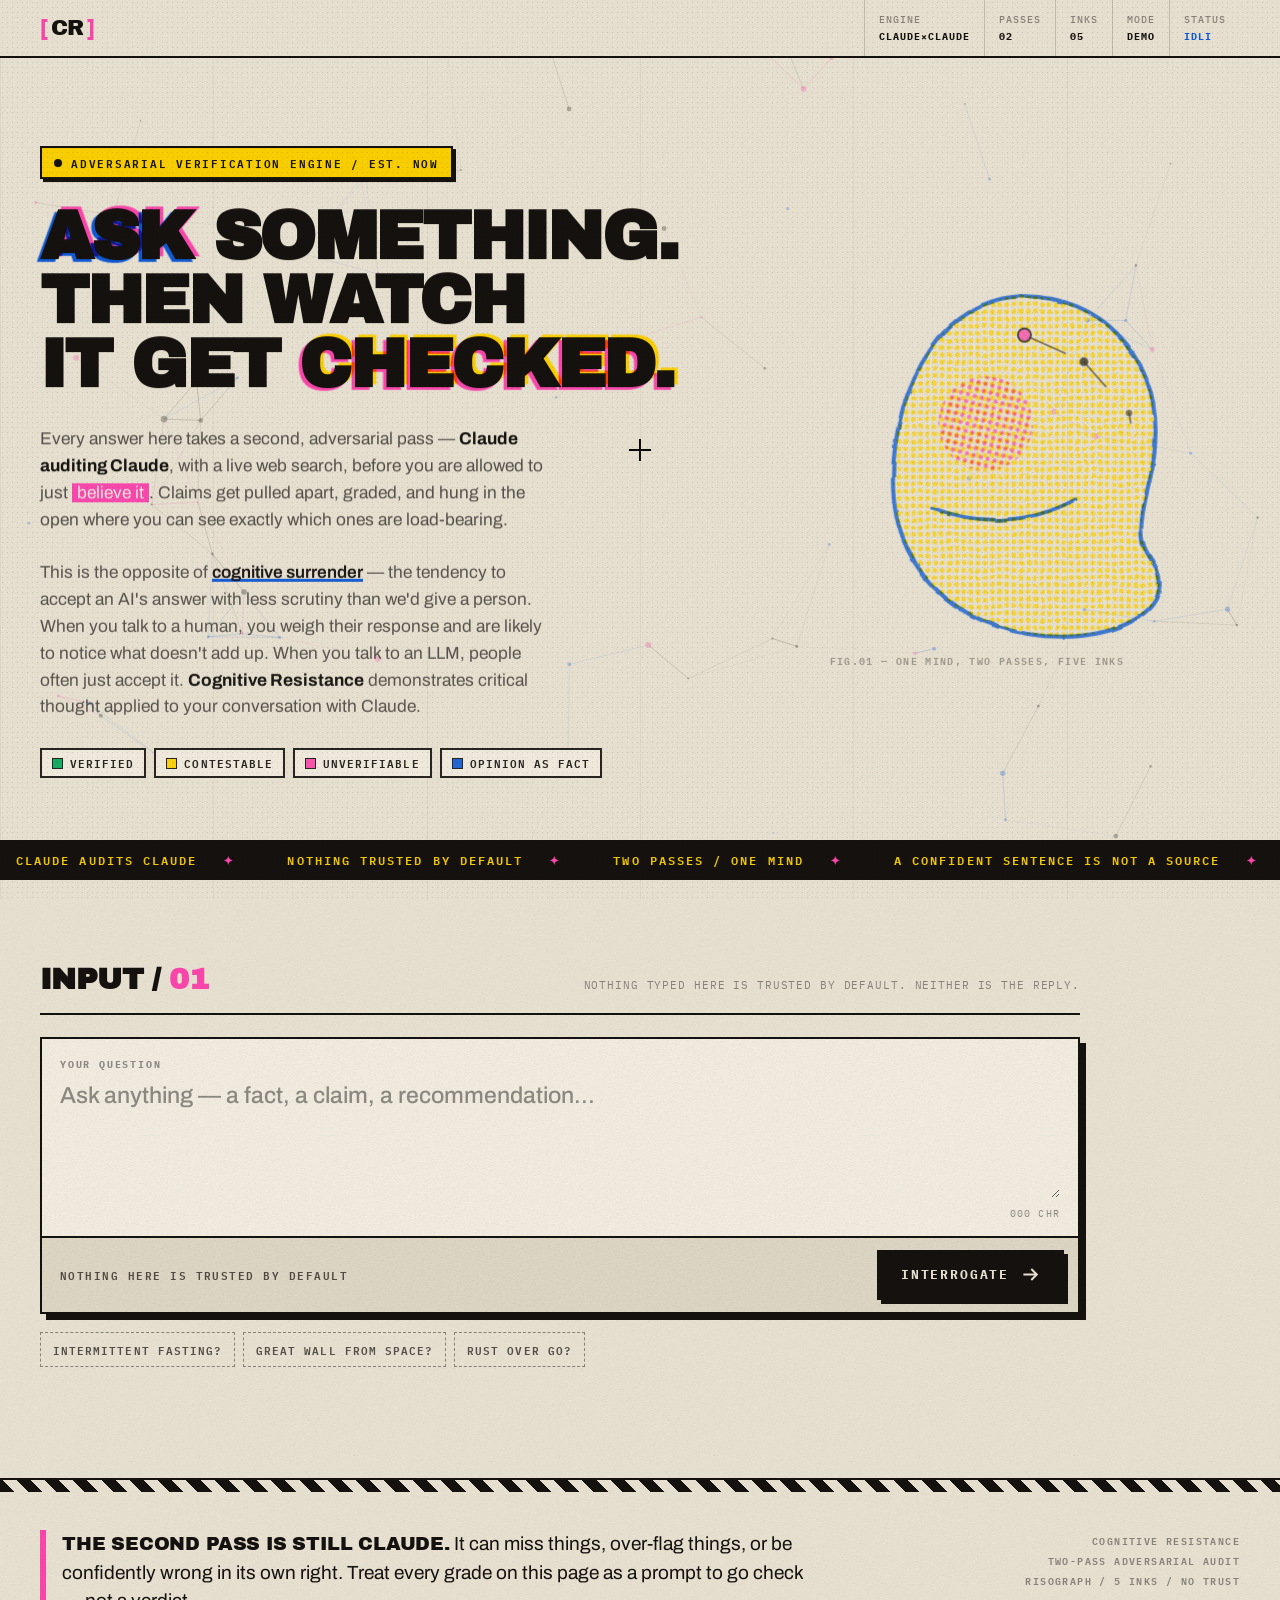
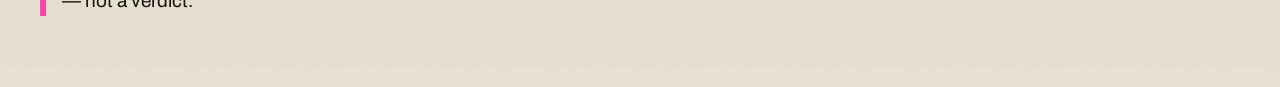
<file: index.html>
<!DOCTYPE html>
<html lang="en">
<head>
<meta charset="UTF-8">
<meta http-equiv="refresh" content="0; url=cognitive-resistance.html">
<title>Cognitive Resistance</title>
</head>
<body>
<p><a href="cognitive-resistance.html">Cognitive Resistance →</a></p>
</body>
</html>
</file>
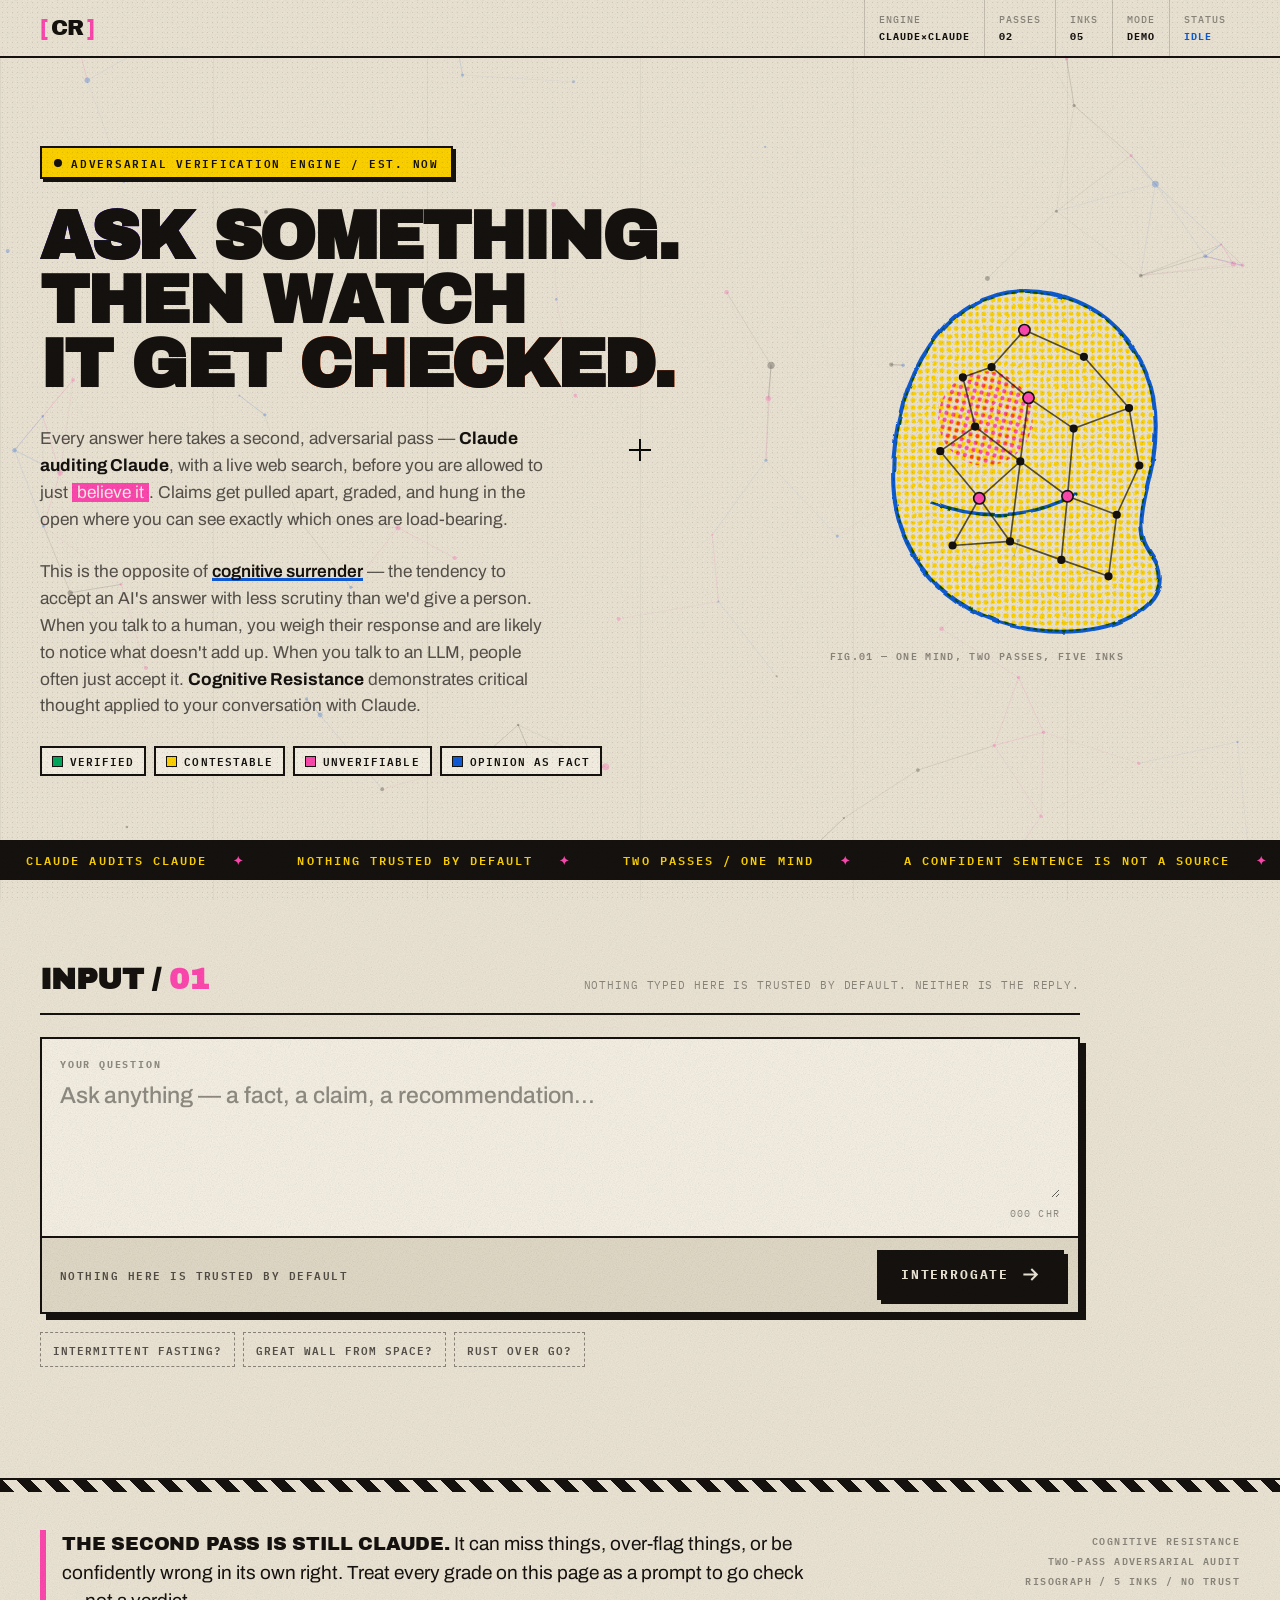
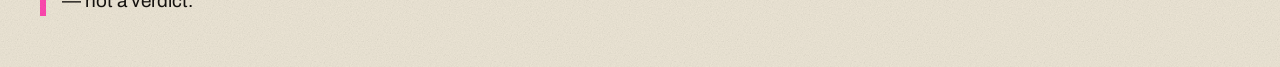
<file: cognitive-resistance.html>
<!DOCTYPE html>
<html lang="en" data-phase="idle">
<head>
<meta charset="UTF-8">
<meta name="viewport" content="width=device-width, initial-scale=1.0">
<title>Cognitive Resistance — Adversarial Verification Engine</title>
<meta name="description" content="Every answer gets a second, adversarial pass. Claude auditing Claude, with a web search, before you're allowed to just believe it.">
<link rel="preconnect" href="https://fonts.googleapis.com">
<link rel="preconnect" href="https://fonts.gstatic.com" crossorigin>
<link href="https://fonts.googleapis.com/css2?family=Archivo+Black&family=Archivo:wght@400;500;600;700&family=IBM+Plex+Mono:wght@400;500;600;700&display=swap" rel="stylesheet">
<link rel="stylesheet" href="style.css">
</head>
<body>

<!-- ══════════ PRINT ARTEFACT LAYERS ══════════ -->
<div class="paper-grain" aria-hidden="true"></div>
<div class="paper-halftone" aria-hidden="true"></div>
<canvas id="lattice" class="lattice" aria-hidden="true"></canvas>
<div class="reticle" id="reticle" aria-hidden="true"><i></i><i></i></div>

<!-- ══════════ RISOGRAPH SVG DEFS (inks, halftones, misregistration) ══════════ -->
<svg class="riso-defs" aria-hidden="true" focusable="false">
  <defs>
    <!-- halftone screens, one per ink, each rotated to its own screen angle like real 4-colour separation -->
    <pattern id="ht-pink" width="7" height="7" patternUnits="userSpaceOnUse" patternTransform="rotate(15)">
      <circle cx="3.5" cy="3.5" r="2.1" fill="#FF48B0"/>
    </pattern>
    <pattern id="ht-blue" width="7" height="7" patternUnits="userSpaceOnUse" patternTransform="rotate(75)">
      <circle cx="3.5" cy="3.5" r="2.1" fill="#0F5BD9"/>
    </pattern>
    <pattern id="ht-yellow" width="7" height="7" patternUnits="userSpaceOnUse" patternTransform="rotate(0)">
      <circle cx="3.5" cy="3.5" r="2.3" fill="#FFD400"/>
    </pattern>
    <pattern id="ht-green" width="7" height="7" patternUnits="userSpaceOnUse" patternTransform="rotate(45)">
      <circle cx="3.5" cy="3.5" r="2.1" fill="#00A95C"/>
    </pattern>
    <pattern id="ht-ink" width="6" height="6" patternUnits="userSpaceOnUse" patternTransform="rotate(45)">
      <circle cx="3" cy="3" r="1.7" fill="#14110E"/>
    </pattern>
    <pattern id="ht-sparse" width="10" height="10" patternUnits="userSpaceOnUse" patternTransform="rotate(30)">
      <circle cx="5" cy="5" r="1.5" fill="#14110E" opacity=".55"/>
    </pattern>

    <!-- rough, ink-bled edges: the signature riso "the drum wobbled" look -->
    <filter id="riso-rough" x="-12%" y="-12%" width="124%" height="124%">
      <feTurbulence type="fractalNoise" baseFrequency="0.045" numOctaves="3" seed="7" result="n"/>
      <feDisplacementMap in="SourceGraphic" in2="n" scale="3.2" xChannelSelector="R" yChannelSelector="G"/>
    </filter>
    <filter id="riso-rough-soft" x="-12%" y="-12%" width="124%" height="124%">
      <feTurbulence type="fractalNoise" baseFrequency="0.08" numOctaves="2" seed="3" result="n"/>
      <feDisplacementMap in="SourceGraphic" in2="n" scale="1.6" xChannelSelector="R" yChannelSelector="G"/>
    </filter>
    <!-- ink spread / soft overprint bloom -->
    <filter id="ink-spread" x="-30%" y="-30%" width="160%" height="160%">
      <feGaussianBlur stdDeviation="2.4" result="b"/>
      <feComponentTransfer in="b"><feFuncA type="linear" slope="1.9" intercept="-0.12"/></feComponentTransfer>
    </filter>
    <!-- paper fibre noise used by the hero plate -->
    <filter id="paper-noise">
      <feTurbulence type="fractalNoise" baseFrequency="0.9" numOctaves="4" stitchTiles="stitch"/>
      <feColorMatrix type="saturate" values="0"/>
    </filter>

    <!-- node glyph: a printed cognition cell -->
    <symbol id="glyph-cell" viewBox="0 0 24 24">
      <circle cx="12" cy="12" r="10" fill="none" stroke="currentColor" stroke-width="2"/>
      <circle cx="12" cy="12" r="3.4" fill="currentColor"/>
    </symbol>
  </defs>
</svg>

<!-- ══════════ MASTHEAD ══════════ -->
<header class="masthead" id="masthead">
  <a class="mark" href="#console">
    <span class="mark-brk">[</span><span class="mark-id">CR</span><span class="mark-brk">]</span>
  </a>
  <nav class="spec" aria-label="System specification">
    <span class="spec-cell"><b>ENGINE</b><i>CLAUDE×CLAUDE</i></span>
    <span class="spec-cell"><b>PASSES</b><i>02</i></span>
    <span class="spec-cell"><b>INKS</b><i>05</i></span>
    <span class="spec-cell" id="specMode"><b>MODE</b><i data-scramble>DEMO</i></span>
    <span class="spec-cell status" id="specStatus"><b>STATUS</b><i data-scramble>IDLE</i></span>
  </nav>
</header>

<main>

  <!-- ══════════ HERO ══════════ -->
  <section class="hero" id="hero">
    <div class="hero-copy">
      <p class="kicker" data-reveal><span class="dot"></span>ADVERSARIAL VERIFICATION ENGINE / EST. NOW</p>

      <h1 class="display" data-reveal>
        <span class="line"><span class="misreg" data-text="ASK">ASK</span> SOMETHING.</span>
        <span class="line">THEN WATCH</span>
        <span class="line">IT GET <span class="misreg hot" data-text="CHECKED.">CHECKED.</span></span>
      </h1>

      <p class="lede" data-reveal>
        Every answer here takes a second, adversarial pass —
        <b>Claude auditing Claude</b>, with a live web search, before you are allowed to
        just <em>believe it</em>. Claims get pulled apart, graded, and hung in the open
        where you can see exactly which ones are load-bearing.
      </p>

      <p class="lede" data-reveal>
        This is the opposite of <a href="https://papers.ssrn.com/sol3/papers.cfm?abstract_id=6097646" target="_blank" rel="noopener">cognitive surrender</a> —
        the tendency to accept an AI's answer with less scrutiny than we'd give a person.
        When you talk to a human, you weigh their response and are likely to notice
        what doesn't add up. When you talk to an LLM, people often just accept it.
        <b>Cognitive Resistance</b> demonstrates critical thought applied to your
        conversation with Claude.
      </p>

      <ul class="tier-key" data-reveal>
        <li class="k-verified"><span></span>VERIFIED</li>
        <li class="k-contestable"><span></span>CONTESTABLE</li>
        <li class="k-unverifiable"><span></span>UNVERIFIABLE</li>
        <li class="k-opinion"><span></span>OPINION AS FACT</li>
      </ul>
    </div>

    <!-- risograph hero plate: 3 misregistered ink separations of one cognition head -->
    <figure class="hero-plate" data-reveal aria-label="Risograph print of a head rendered as a node network">
      <svg viewBox="0 0 420 420" class="plate-svg">
        <g class="plate-ink plate-yellow" filter="url(#riso-rough)">
          <path d="M210 44c74 0 128 56 128 132 0 44-14 66-14 96 0 26 18 30 18 52 0 30-42 52-96 52-84 0-164-52-164-152S136 44 210 44Z" fill="url(#ht-yellow)"/>
        </g>
        <g class="plate-ink plate-blue" filter="url(#riso-rough)">
          <path d="M210 44c74 0 128 56 128 132 0 44-14 66-14 96 0 26 18 30 18 52 0 30-42 52-96 52-84 0-164-52-164-152S136 44 210 44Z" fill="none" stroke="#0F5BD9" stroke-width="4"/>
          <path d="M120 250c46 18 96 16 140-8" fill="none" stroke="#0F5BD9" stroke-width="3.5" stroke-linecap="round"/>
        </g>
        <g class="plate-ink plate-pink" filter="url(#riso-rough-soft)">
          <circle cx="172" cy="168" r="46" fill="url(#ht-pink)"/>
        </g>
        <!-- the cognition network, drawn on top in key ink -->
        <g class="plate-net" stroke="#14110E" fill="#14110E">
          <g class="plate-edges" stroke-width="1.6" fill="none" stroke-linecap="round"></g>
          <g class="plate-nodes"></g>
        </g>
        <text class="plate-caption" x="20" y="404">FIG.01 — ONE MIND, TWO PASSES, FIVE INKS</text>
      </svg>
    </figure>
  </section>

  <!-- ══════════ TICKER ══════════ -->
  <div class="ticker" aria-hidden="true">
    <div class="ticker-track" id="tickerTrack"></div>
  </div>

  <!-- ══════════ CONSOLE ══════════ -->
  <section class="console" id="console">
    <div class="console-head">
      <h2>INPUT / <span>01</span></h2>
      <p>Nothing typed here is trusted by default. Neither is the reply.</p>
    </div>

    <form id="askForm" class="rig" novalidate>
      <div class="rig-body">
        <label class="field-label" for="promptInput">YOUR QUESTION</label>
        <textarea id="promptInput" name="prompt" required spellcheck="false"
          placeholder="Ask anything — a fact, a claim, a recommendation…"></textarea>
        <div class="field-meter"><span id="charMeter">0</span> CHR</div>
      </div>

      <div class="rig-foot">
        <p class="hint" id="hintText" data-scramble>NOTHING HERE IS TRUSTED BY DEFAULT</p>
        <button type="submit" id="submitBtn" class="btn-brut">
          <span class="btn-face">
            <span class="btn-txt">INTERROGATE</span>
            <svg class="btn-arrow" viewBox="0 0 24 24" aria-hidden="true"><path d="M3 12h16m-6-7 7 7-7 7" fill="none" stroke="currentColor" stroke-width="2.5"/></svg>
          </span>
        </button>
      </div>
    </form>

    <ul class="seeds" id="seeds" aria-label="Example questions">
      <li><button type="button" data-seed="Is intermittent fasting better than calorie counting for fat loss?">INTERMITTENT FASTING?</button></li>
      <li><button type="button" data-seed="Did the Great Wall of China get built to be visible from space, and can you actually see it?">GREAT WALL FROM SPACE?</button></li>
      <li><button type="button" data-seed="Should a startup pick Rust over Go for a high-throughput API backend in 2026?">RUST OVER GO?</button></li>
    </ul>
  </section>

  <!-- ══════════ STAGE : GRAPH + READOUT ══════════ -->
  <section class="stage" id="stage" hidden>
    <div class="stage-inner">

      <!-- LEFT: live cognition graph -->
      <div class="graph-col">
        <div class="graph-frame">
          <div class="frame-head">
            <span class="fh-title">FIG.02 — COGNITION GRAPH</span>
            <span class="fh-meta" id="graphMeta">0 NODES / 0 EDGES</span>
          </div>

          <svg id="graph" class="graph-svg" role="img" aria-label="Force-directed graph of the answer and its audited claims">
            <g class="g-edges"></g>
            <g class="g-pulses"></g>
            <g class="g-nodes"></g>
          </svg>

          <div class="frame-foot">
            <ul class="glegend">
              <li class="k-verified"><span></span>VER</li>
              <li class="k-contestable"><span></span>CON</li>
              <li class="k-unverifiable"><span></span>UNV</li>
              <li class="k-opinion"><span></span>OPI</li>
            </ul>
            <span class="hintlet">DRAG A NODE · HOVER TO CROSS-LINK</span>
          </div>
        </div>

        <!-- terminal readout -->
        <div class="readout" id="readout" aria-live="polite">
          <div class="ro-head">PROCESS LOG</div>
          <ol class="ro-lines" id="roLines"></ol>
        </div>
      </div>

      <!-- RIGHT: answer, verdict, claims -->
      <div class="feed-col" id="results"></div>
    </div>
  </section>

</main>

<footer class="foot">
  <div class="foot-rule"></div>
  <div class="foot-grid">
    <p class="foot-warn">
      <b>THE SECOND PASS IS STILL CLAUDE.</b> It can miss things, over-flag things, or be
      confidently wrong in its own right. Treat every grade on this page as a prompt to go
      check — not a verdict.
    </p>
    <p class="foot-meta">
      COGNITIVE RESISTANCE<br>
      TWO-PASS ADVERSARIAL AUDIT<br>
      RISOGRAPH / 5 INKS / NO TRUST
    </p>
  </div>
</footer>

<script src="riso.js"></script>
<script src="graph.js"></script>
<script src="demo-data.js"></script>
<script src="script.js"></script>
</body>
</html>
</file>
<file: style.css>
/* ═══════════════════════════════════════════════════════════════
   COGNITIVE RESISTANCE
   brutalist structure · risograph ink · graph-network cognition
   ═══════════════════════════════════════════════════════════════ */

/* ── 01 TOKENS ───────────────────────────────────────────────── */
:root{
  /* paper stock */
  --paper:        #EDE6D6;
  --paper-2:      #F6F1E4;
  --paper-3:      #E2DAC7;

  /* riso ink drums */
  --ink:          #14110E;
  --pink:         #FF48B0;
  --blue:         #0F5BD9;
  --yellow:       #FFD400;
  --green:        #00A95C;
  --orange:       #FF6C2F;

  /* semantic: verdict tiers */
  --verified:     var(--green);
  --contestable:  var(--yellow);
  --unverifiable: var(--pink);
  --opinion:      var(--blue);

  --ink-70:  rgba(20,17,14,.70);
  --ink-45:  rgba(20,17,14,.45);
  --ink-18:  rgba(20,17,14,.18);
  --ink-08:  rgba(20,17,14,.08);

  /* brutalist hardware */
  --rule:      2px solid var(--ink);
  --rule-hair: 1px solid var(--ink-18);
  --drop:      6px 6px 0 var(--ink);
  --drop-sm:   4px 4px 0 var(--ink);
  --drop-xs:   3px 3px 0 var(--ink);

  --pad:   clamp(18px, 4vw, 40px);
  --maxw:  1480px;

  --mono: 'IBM Plex Mono', ui-monospace, monospace;
  --sans: 'Archivo', 'Helvetica Neue', Arial, sans-serif;
  --disp: 'Archivo Black', 'Archivo', Impact, sans-serif;

  --ease-out: cubic-bezier(.16,1,.3,1);
  --ease-brut: cubic-bezier(.7,0,.2,1);
}

*, *::before, *::after{ box-sizing: border-box; }

html{ scroll-behavior: smooth; }

body{
  margin:0;
  background: var(--paper);
  color: var(--ink);
  font-family: var(--sans);
  font-size: 16px;
  line-height: 1.55;
  overflow-x: hidden;
  -webkit-font-smoothing: antialiased;
  cursor: none;
}
@media (hover:none), (pointer:coarse){ body{ cursor:auto; } }

/* the printed column grid, faintly visible like registration guides */
body::before{
  content:"";
  position: fixed; inset:0;
  pointer-events:none;
  z-index: 1;
  background-image: repeating-linear-gradient(
    to right,
    var(--ink-08) 0 1px,
    transparent 1px calc(100% / 6)
  );
  opacity:.55;
}

::selection{ background: var(--pink); color: var(--paper-2); }

.riso-defs{ position:absolute; width:0; height:0; overflow:hidden; }

/* ── 02 PRINT ARTEFACTS : grain, halftone, ambient lattice ───── */
.paper-grain{
  position: fixed; inset:-150%;
  z-index: 90;
  pointer-events:none;
  opacity:.42;
  mix-blend-mode: multiply;
  background-image: url("data:image/svg+xml;utf8,<svg xmlns='http://www.w3.org/2000/svg' width='180' height='180'><filter id='n'><feTurbulence type='fractalNoise' baseFrequency='0.85' numOctaves='4' stitchTiles='stitch'/><feColorMatrix type='saturate' values='0'/></filter><rect width='180' height='180' filter='url(%23n)' opacity='0.55'/></svg>");
  animation: grain 1.1s steps(1) infinite;
}
@keyframes grain{
  0%   { transform: translate(0,0); }
  20%  { transform: translate(-3%,2%); }
  40%  { transform: translate(2%,-3%); }
  60%  { transform: translate(-2%,-2%); }
  80%  { transform: translate(3%,1%); }
  100% { transform: translate(0,0); }
}

/* a whisper of halftone rosette over the whole sheet */
.paper-halftone{
  position: fixed; inset:0;
  z-index: 89;
  pointer-events:none;
  opacity:.11;
  mix-blend-mode: multiply;
  background-image: radial-gradient(var(--ink) 0.9px, transparent 1px);
  background-size: 5px 5px;
}

.lattice{
  position: fixed; inset:0;
  width:100%; height:100%;
  z-index:0;
  pointer-events:none;
  opacity:.9;
}

/* crosshair reticle replaces the cursor */
.reticle{
  position: fixed; top:0; left:0;
  z-index: 95;
  pointer-events:none;
  mix-blend-mode: difference;
  transform: translate3d(-100px,-100px,0);
  will-change: transform;
}
.reticle i{
  position:absolute; background: #EDE6D6; display:block;
}
.reticle i:nth-child(1){ width:22px; height:2px; left:-11px; top:-1px; }
.reticle i:nth-child(2){ width:2px;  height:22px; left:-1px; top:-11px; }
.reticle.hot i{ background: var(--pink); }
.reticle.hot i:nth-child(1){ width:34px; left:-17px; }
.reticle.hot i:nth-child(2){ height:34px; top:-17px; }
.reticle i{ transition: width .18s var(--ease-out), height .18s var(--ease-out),
                        left .18s var(--ease-out), top .18s var(--ease-out); }
@media (hover:none),(pointer:coarse){ .reticle{ display:none; } }

/* ── 03 MASTHEAD ─────────────────────────────────────────────── */
.masthead{
  position: sticky; top:0;
  z-index: 60;
  display:flex; align-items:stretch; justify-content:space-between;
  gap:16px;
  background: var(--paper);
  border-bottom: var(--rule);
  padding: 0 var(--pad);
  height: 58px;
}
.mark{
  display:flex; align-items:center; gap:2px;
  font-family: var(--disp);
  font-size: 22px;
  letter-spacing:-.02em;
  text-decoration:none;
  color: var(--ink);
  align-self:center;
}
.mark-brk{ color: var(--pink); animation: brk 2.4s var(--ease-brut) infinite; }
.mark-brk:last-child{ animation-delay:.15s; }
@keyframes brk{ 0%,88%,100%{ transform:translateX(0);} 92%{ transform:translateX(-3px);} 96%{ transform:translateX(3px);} }
.mark:hover .mark-id{ color: var(--blue); }

.spec{
  display:flex; align-items:stretch;
  font-family: var(--mono);
  font-size: 10px;
  letter-spacing:.1em;
}
.spec-cell{
  display:flex; flex-direction:column; justify-content:center;
  gap:1px;
  padding: 0 14px;
  border-left: var(--rule-hair);
}
.spec-cell b{ color: var(--ink-45); font-weight:500; }
.spec-cell i{ font-style:normal; font-weight:700; }
.spec-cell.status i{ color: var(--blue); }
[data-phase="working"] .spec-cell.status i{ color: var(--orange); }
[data-phase="done"] .spec-cell.status i{ color: var(--green); }
[data-phase="error"] .spec-cell.status i{ color: var(--pink); }
@media (max-width: 900px){ .spec-cell:nth-child(-n+3){ display:none; } }

/* ── 04 LAYOUT SHELL ─────────────────────────────────────────── */
main{ position:relative; z-index:2; }

.hero, .console, .stage-inner, .foot-grid{
  max-width: var(--maxw);
  margin: 0 auto;
  padding-left: var(--pad);
  padding-right: var(--pad);
}

/* ── 05 HERO ─────────────────────────────────────────────────── */
.hero{
  display:grid;
  grid-template-columns: minmax(0,1.25fr) minmax(0,.75fr);
  gap: clamp(24px,4vw,60px);
  align-items:center;
  padding-top: clamp(40px,7vw,88px);
  padding-bottom: clamp(32px,5vw,64px);
}
@media (max-width: 940px){
  .hero{ grid-template-columns:1fr; }
  .hero-plate{ order:-1; max-width:340px; }
}

.kicker{
  display:inline-flex; align-items:center; gap:9px;
  font-family: var(--mono);
  font-size: 11px; font-weight:600;
  letter-spacing:.16em;
  margin:0 0 clamp(16px,2.4vw,26px);
  padding: 6px 12px;
  border: var(--rule);
  background: var(--yellow);
  box-shadow: var(--drop-xs);
}
.kicker .dot{
  width:8px; height:8px; background: var(--ink); border-radius:50%;
  animation: blip 1.6s steps(1) infinite;
}
@keyframes blip{ 0%,55%{ opacity:1; } 56%,100%{ opacity:.15; } }

.display{
  font-family: var(--disp);
  font-size: clamp(32px, 5.3vw, 82px);
  line-height: .94;
  letter-spacing: -.035em;
  text-transform: uppercase;
  margin: 0 0 clamp(18px,2.6vw,30px);
}
/* no overflow clipping here — the misregistered ink layers sit outside
   the glyph box and must be allowed to hang over the line */
.display .line{ display:block; }
.display .line > *{ display:inline-block; }

/* misregistration: the same word printed twice, drums slightly out of line */
.misreg{
  position: relative;
  color: var(--ink);
  isolation:isolate;
}
.misreg::before, .misreg::after{
  content: attr(data-text);
  position:absolute; inset:0;
  mix-blend-mode: multiply;
  pointer-events:none;
}
.misreg::before{ color: var(--pink); z-index:-1; animation: reg-a 6s var(--ease-brut) infinite; }
.misreg::after{  color: var(--blue); z-index:-2; animation: reg-b 6s var(--ease-brut) infinite; }
.misreg.hot::before{ color: var(--yellow); }
.misreg.hot::after{  color: var(--pink); }
@keyframes reg-a{
  0%,100%{ transform: translate(3px,-3px); }
  35%    { transform: translate(6px,-1px); }
  62%    { transform: translate(2px,-5px); }
}
@keyframes reg-b{
  0%,100%{ transform: translate(-3px,3px); }
  35%    { transform: translate(-6px,1px); }
  62%    { transform: translate(-1px,5px); }
}

.lede{
  font-size: clamp(15px,1.35vw,19px);
  line-height:1.55;
  max-width: 52ch;
  margin: 0 0 26px;
  color: var(--ink-70);
}
.lede b{ color: var(--ink); font-weight:700; }
.lede em{
  font-style:normal;
  background: var(--pink);
  color: var(--paper-2);
  padding: 0 5px;
  box-decoration-break: clone;
}
/* links read as a printed ink rule that floods the word on hover —
   never the browser's default blue, which fights the whole palette */
.lede a{
  color: var(--ink);
  font-weight: 600;
  text-decoration: none;
  background-image: linear-gradient(var(--blue), var(--blue));
  background-size: 100% 3px;
  background-position: 0 100%;
  background-repeat: no-repeat;
  box-decoration-break: clone;
  transition: background-size .22s var(--ease-out), color .22s var(--ease-out);
}
.lede a:hover, .lede a:focus-visible{
  background-size: 100% 100%;
  color: var(--paper-2);
  outline: none;
}
.lede a:focus-visible{ box-shadow: 0 0 0 3px var(--pink); }

.tier-key{
  display:flex; flex-wrap:wrap; gap:8px;
  list-style:none; margin:0; padding:0;
  font-family: var(--mono); font-size:10.5px; font-weight:600; letter-spacing:.1em;
}
.tier-key li, .glegend li{
  display:flex; align-items:center; gap:7px;
  border: var(--rule);
  padding: 5px 10px;
  background: var(--paper-2);
}
.tier-key li span, .glegend li span{
  width:11px; height:11px; border: 1.5px solid var(--ink); flex:none;
}
.k-verified span{ background: var(--verified); }
.k-contestable span{ background: var(--contestable); }
.k-unverifiable span{ background: var(--unverifiable); }
.k-opinion span{ background: var(--opinion); }

/* hero risograph plate */
.hero-plate{ margin:0; position:relative; }
.plate-svg{ width:100%; height:auto; display:block; overflow:visible; }
.plate-ink{ mix-blend-mode: multiply; }
.plate-yellow{ animation: plate-drift-a 9s ease-in-out infinite; }
.plate-blue{   animation: plate-drift-b 11s ease-in-out infinite; }
.plate-pink{   animation: plate-drift-c 8s ease-in-out infinite; opacity:.92; }
@keyframes plate-drift-a{ 0%,100%{ transform:translate(0,0);} 50%{ transform:translate(5px,-4px);} }
@keyframes plate-drift-b{ 0%,100%{ transform:translate(0,0);} 50%{ transform:translate(-6px,3px);} }
@keyframes plate-drift-c{ 0%,100%{ transform:translate(0,0);} 50%{ transform:translate(3px,6px);} }
.plate-caption{
  font-family: var(--mono); font-size:9.5px; font-weight:600;
  letter-spacing:.14em; fill: var(--ink-45);
}
.plate-nodes circle{ transform-box: fill-box; transform-origin:center; }
@keyframes node-twinkle{
  0%,100%{ transform: scale(1); }
  50%    { transform: scale(1.45); }
}

/* ── 06 TICKER ───────────────────────────────────────────────── */
.ticker{
  position:relative;
  background: var(--ink);
  border-top: var(--rule); border-bottom: var(--rule);
  overflow:hidden;
  height: 40px;
  display:flex; align-items:center;
}
.ticker-track{
  display:flex; flex:none; gap:0;
  white-space:nowrap;
  animation: ticker 38s linear infinite;
}
.ticker:hover .ticker-track{ animation-play-state: paused; }
.ticker-track span{
  font-family: var(--mono);
  font-size: 11.5px; font-weight:600; letter-spacing:.18em;
  color: var(--yellow);
  padding: 0 26px;
  display:inline-flex; align-items:center; gap:26px;
}
.ticker-track span::after{ content:"✦"; color: var(--pink); }
@keyframes ticker{ from{ transform:translateX(0); } to{ transform:translateX(-50%); } }

/* ── 07 CONSOLE / INPUT RIG ──────────────────────────────────── */
/* the console keeps the page's left edge so it lines up with the stage
   below it; only the rig itself is capped to a readable measure */
.console{
  padding-top: clamp(40px,6vw,76px);
  padding-bottom: clamp(28px,4vw,52px);
}
.console-head, .rig, .seeds{ max-width: 1040px; }
.console-head{
  display:flex; align-items:baseline; justify-content:space-between;
  gap:18px; flex-wrap:wrap;
  border-bottom: var(--rule);
  padding-bottom: 10px; margin-bottom: 22px;
}
.console-head h2{
  font-family: var(--disp);
  font-size: clamp(20px,2.4vw,30px);
  letter-spacing:-.02em; margin:0; text-transform:uppercase;
}
.console-head h2 span{ color: var(--pink); }
.console-head p{
  font-family: var(--mono); font-size:11px; letter-spacing:.08em;
  color: var(--ink-45); margin:0; text-transform:uppercase;
}

.rig{
  border: var(--rule);
  background: var(--paper-2);
  box-shadow: var(--drop);
  transition: box-shadow .25s var(--ease-out), transform .25s var(--ease-out);
}
.rig:focus-within{ box-shadow: 10px 10px 0 var(--pink); transform: translate(-2px,-2px); }

.rig-body{ position:relative; padding: 18px 18px 8px; }
.field-label{
  font-family: var(--mono); font-size:10px; font-weight:700; letter-spacing:.18em;
  color: var(--ink-45); display:block; margin-bottom:8px;
}
#promptInput{
  width:100%;
  min-height: 118px;
  resize: vertical;
  border: none; outline: none;
  background: transparent;
  color: var(--ink);
  font-family: var(--sans);
  font-size: clamp(17px,1.8vw,23px);
  font-weight:500;
  line-height:1.42;
  padding:0;
}
#promptInput::placeholder{ color: var(--ink-45); }
.field-meter{
  font-family: var(--mono); font-size:10px; letter-spacing:.12em;
  color: var(--ink-45); text-align:right; padding-bottom:6px;
}

.rig-foot{
  display:flex; align-items:center; justify-content:space-between;
  gap:16px; flex-wrap:wrap;
  border-top: var(--rule);
  padding: 12px 14px 12px 18px;
  background: var(--paper-3);
}
.hint{
  font-family: var(--mono); font-size:10.5px; font-weight:600;
  letter-spacing:.14em; color: var(--ink-70); margin:0;
}

/* brutalist button: hard plate that slams into its own shadow */
.btn-brut{
  position:relative;
  border:none; background:none; padding:0;
  cursor:none; font:inherit;
}
@media (hover:none),(pointer:coarse){ .btn-brut{ cursor:pointer; } }
.btn-face{
  display:inline-flex; align-items:center; gap:12px;
  background: var(--ink);
  color: var(--paper);
  border: var(--rule);
  box-shadow: var(--drop-sm);
  padding: 13px 22px;
  font-family: var(--mono);
  font-size: 13px; font-weight:700; letter-spacing:.14em;
  transition: transform .12s var(--ease-brut), box-shadow .12s var(--ease-brut), background .2s;
}
.btn-brut:hover .btn-face{ background: var(--pink); color: var(--ink); transform: translate(-2px,-2px); box-shadow: 7px 7px 0 var(--ink); }
.btn-brut:active .btn-face{ transform: translate(4px,4px); box-shadow: 0 0 0 var(--ink); }
.btn-brut:focus-visible .btn-face{ outline:3px solid var(--blue); outline-offset:3px; }
.btn-arrow{ width:19px; height:19px; transition: transform .2s var(--ease-out); }
.btn-brut:hover .btn-arrow{ transform: translateX(4px); }
.btn-brut[disabled]{ pointer-events:none; }
.btn-brut[disabled] .btn-face{ background: var(--ink-45); box-shadow:none; transform:none; }

.seeds{
  display:flex; flex-wrap:wrap; gap:8px;
  list-style:none; margin:18px 0 0; padding:0;
}
.seeds button{
  font-family: var(--mono); font-size:10.5px; font-weight:600; letter-spacing:.1em;
  background: transparent;
  border: 1.5px dashed var(--ink-45);
  color: var(--ink-70);
  padding: 7px 12px;
  cursor:none;
  transition: all .18s var(--ease-out);
}
@media (hover:none),(pointer:coarse){ .seeds button{ cursor:pointer; } }
.seeds button:hover{ background: var(--blue); color: var(--paper-2); border-style:solid; border-color: var(--ink); transform: translateY(-2px); box-shadow: var(--drop-xs); }

/* ── 08 STAGE ────────────────────────────────────────────────── */
.stage{ padding-bottom: clamp(40px,6vw,90px); }
.stage[hidden]{ display:none; }
.stage-inner{
  display:grid;
  grid-template-columns: minmax(0,1fr) minmax(0,1fr);
  gap: clamp(20px,2.4vw,34px);
  align-items:start;
}
@media (max-width: 1080px){ .stage-inner{ grid-template-columns:1fr; } }

.graph-col{ position: sticky; top: 74px; display:grid; gap:16px; }
@media (max-width: 1080px){ .graph-col{ position:static; } }

.graph-frame{
  border: var(--rule);
  background: var(--paper-2);
  box-shadow: var(--drop);
  overflow:hidden;
}
.frame-head, .frame-foot{
  display:flex; align-items:center; justify-content:space-between; gap:12px;
  font-family: var(--mono); font-size:10px; font-weight:600; letter-spacing:.14em;
  padding: 9px 12px;
  background: var(--ink); color: var(--paper);
}
.frame-head .fh-meta{ color: var(--yellow); }
.frame-foot{
  background: var(--paper-3); color: var(--ink);
  border-top: var(--rule);
  flex-wrap:wrap;
}
.frame-foot .hintlet{ color: var(--ink-45); font-size:9.5px; }
.glegend{ display:flex; gap:6px; list-style:none; margin:0; padding:0; font-size:9.5px; }
.glegend li{ padding:3px 7px; gap:5px; }
.glegend li span{ width:9px; height:9px; }

.graph-svg{
  display:block;
  width:100%;
  height: clamp(360px, 46vh, 560px);
  background:
    radial-gradient(circle at 50% 45%, rgba(255,212,0,.16), transparent 62%),
    repeating-linear-gradient(0deg, var(--ink-08) 0 1px, transparent 1px 26px),
    repeating-linear-gradient(90deg, var(--ink-08) 0 1px, transparent 1px 26px);
  touch-action:none;
}

/* graph primitives */
.g-edges line{
  stroke: var(--ink);
  stroke-width: 1.6;
  stroke-dasharray: var(--len) var(--len);
  stroke-dashoffset: var(--len);
  animation: draw .7s var(--ease-out) forwards;
  opacity:.5;
}
@keyframes draw{ to{ stroke-dashoffset:0; } }
.g-edges line.lit{ stroke: var(--pink); stroke-width:3; opacity:1; }

.gnode{ cursor:none; }
@media (hover:none),(pointer:coarse){ .gnode{ cursor:pointer; } }
.gnode .halo{ fill: none; stroke: var(--ink); stroke-width: 2; }
.gnode .disc{ stroke: var(--ink); stroke-width: 2.5; }
.gnode .screen{ pointer-events:none; opacity:.85; }
.gnode .cap{
  font-family: var(--mono); font-size: 8.5px; font-weight:700; letter-spacing:.1em;
  fill: var(--ink); text-anchor: middle; pointer-events:none;
}
.gnode .idx{
  font-family: var(--mono); font-size: 10px; font-weight:700;
  fill: var(--ink); text-anchor:middle; dominant-baseline:central; pointer-events:none;
}
.gnode.hub .idx{ fill: var(--paper); font-size:9px; }
.gnode{ animation: node-pop .55s var(--ease-out) backwards; transform-box: fill-box; }
@keyframes node-pop{
  0%  { opacity:0; transform: scale(.1); }
  62% { opacity:1; transform: scale(1.22); }
  100%{ opacity:1; transform: scale(1); }
}
.gnode.lit .halo{ stroke: var(--pink); stroke-width:3.5; }
.gnode.lit .disc{ stroke-width:4; }
.gnode .ring{
  fill:none; stroke: var(--pink); stroke-width:2; opacity:0;
  transform-box: fill-box; transform-origin: center;
}
.gnode.lit .ring{ animation: ping 1.1s ease-out infinite; }
@keyframes ping{
  0%  { opacity:.9; transform: scale(1); }
  100%{ opacity:0;  transform: scale(1.9); }
}
.g-pulses circle{ fill: var(--pink); stroke: var(--ink); stroke-width:1.2; }

/* ── 09 READOUT TERMINAL ─────────────────────────────────────── */
.readout{
  border: var(--rule);
  background: var(--ink);
  box-shadow: var(--drop-sm);
  color: var(--paper);
  overflow:hidden;
}
.ro-head{
  font-family: var(--mono); font-size:10px; font-weight:700; letter-spacing:.18em;
  padding: 8px 12px;
  border-bottom: 2px solid rgba(237,230,214,.25);
  color: var(--yellow);
}
.ro-lines{
  list-style:none; margin:0; padding:10px 12px 12px;
  font-family: var(--mono); font-size:11px; line-height:1.75;
  max-height: 150px; overflow-y:auto;
  counter-reset: ro;
}
.ro-lines li{
  display:flex; gap:10px;
  color: rgba(237,230,214,.62);
  animation: ro-in .3s var(--ease-out) backwards;
}
.ro-lines li::before{
  counter-increment: ro;
  content: counter(ro,decimal-leading-zero);
  color: rgba(237,230,214,.3);
  flex:none;
}
.ro-lines li.live{ color: var(--paper); }
.ro-lines li.live::after{
  content:"▋"; color: var(--yellow); animation: caret .9s steps(1) infinite;
}
.ro-lines li.ok{ color: var(--green); }
.ro-lines li.bad{ color: var(--pink); }
@keyframes caret{ 0%,50%{opacity:1;} 51%,100%{opacity:0;} }
@keyframes ro-in{ from{ opacity:0; transform: translateX(-8px); } }

/* ── 10 FEED : answer, verdict, claims ───────────────────────── */
.feed-col{ display:grid; gap: clamp(16px,2vw,26px); align-content:start; }

.panel{
  border: var(--rule);
  background: var(--paper-2);
  box-shadow: var(--drop);
  animation: slam .5s var(--ease-out) backwards;
}
@keyframes slam{
  0%  { opacity:0; transform: translate(-10px,14px); box-shadow: 0 0 0 var(--ink); }
  100%{ opacity:1; transform: translate(0,0); }
}
.panel-label{
  display:flex; align-items:center; justify-content:space-between; gap:12px;
  background: var(--ink); color: var(--paper);
  font-family: var(--mono); font-size:10.5px; font-weight:700; letter-spacing:.18em;
  padding: 9px 12px;
}
.panel-label .n{
  background: var(--yellow); color: var(--ink);
  padding: 1px 7px; border: 1.5px solid var(--paper);
}
.answer-box{
  padding: clamp(16px,2vw,24px);
  font-size: clamp(15px,1.15vw,16.5px);
  line-height:1.68;
  white-space: pre-wrap;
  max-height: 40vh;
  overflow-y:auto;
}
.answer-box::-webkit-scrollbar, .ro-lines::-webkit-scrollbar{ width:10px; }
.answer-box::-webkit-scrollbar-thumb{ background: var(--ink); border:2px solid var(--paper-2); }
.ro-lines::-webkit-scrollbar-thumb{ background: rgba(237,230,214,.35); }

/* verdict gauge — brutalist load-bearing meter */
.gauge{
  border: var(--rule);
  background: var(--ink);
  color: var(--paper);
  box-shadow: var(--drop);
  padding: clamp(16px,2vw,22px);
  animation: slam .5s var(--ease-out) backwards;
  position:relative; overflow:hidden;
}
.gauge::after{
  content:""; position:absolute; inset:0;
  background: radial-gradient(circle at 20% 0%, rgba(255,72,176,.35), transparent 55%);
  pointer-events:none;
}
.gauge-top{
  display:flex; align-items:flex-start; justify-content:space-between; gap:16px;
  margin-bottom:16px; position:relative; z-index:1;
}
.gauge-stat{
  font-family: var(--disp);
  font-size: clamp(30px,3.6vw,50px);
  line-height:.9; letter-spacing:-.03em;
}
.gauge-stat small{
  display:block;
  font-family: var(--mono); font-size:10.5px; font-weight:600; letter-spacing:.16em;
  color: rgba(237,230,214,.6); margin-top:10px;
}
.gauge-verdict{
  font-family: var(--mono); font-size:10.5px; font-weight:700; letter-spacing:.14em;
  text-transform:uppercase; text-align:right;
  border:2px solid currentColor; padding:5px 9px; flex:none;
}
.v-holds{ color: var(--green); }
.v-mixed{ color: var(--yellow); }
.v-weak{  color: var(--pink); }
.v-none{  color: rgba(237,230,214,.6); }

.gauge-bar{
  display:flex; gap:3px; height:26px; position:relative; z-index:1;
  border:2px solid rgba(237,230,214,.35);
  padding:3px;
}
.gauge-seg{
  flex:1; background: rgba(237,230,214,.14);
  transform: scaleY(0); transform-origin: bottom;
  animation: seg .38s var(--ease-out) forwards;
}
@keyframes seg{ to{ transform: scaleY(1); } }
.gauge-seg.t-verified{ background: var(--verified); }
.gauge-seg.t-contestable{ background: var(--contestable); }
.gauge-seg.t-unverifiable{ background: var(--unverifiable); }
.gauge-seg.t-opinion{ background: var(--opinion); }
.gauge-caption{
  margin: 14px 0 0; position:relative; z-index:1;
  font-size: 14.5px; line-height:1.55;
  color: rgba(237,230,214,.82);
  border-left: 3px solid var(--pink); padding-left:12px;
}

/* claim cards */
.claims-head{
  display:flex; align-items:center; justify-content:space-between; gap:12px;
  font-family: var(--mono); font-size:10.5px; font-weight:700; letter-spacing:.18em;
  border-bottom: var(--rule); padding-bottom:8px;
}
.claims-head span{ color: var(--ink-45); }
.claims{ display:grid; gap:12px; }

.claim{
  --tier: var(--ink);
  position:relative;
  border: var(--rule);
  border-left: 10px solid var(--tier);
  background: var(--paper-2);
  padding: 14px 16px 14px 15px;
  box-shadow: var(--drop-xs);
  animation: slam .45s var(--ease-out) backwards;
  transition: transform .18s var(--ease-out), box-shadow .18s var(--ease-out), background .18s;
  cursor:none;
}
@media (hover:none),(pointer:coarse){ .claim{ cursor:pointer; } }
.claim.verified{ --tier: var(--verified); }
.claim.contestable{ --tier: var(--contestable); }
.claim.unverifiable{ --tier: var(--unverifiable); }
.claim.opinion{ --tier: var(--opinion); }
.claim:hover, .claim.lit{
  transform: translate(-3px,-3px);
  box-shadow: 8px 8px 0 var(--tier);
  background: var(--paper-2);
}
/* halftone screen inside each card, tinted by tier */
.claim::after{
  content:""; position:absolute; inset:0; pointer-events:none;
  background-image: radial-gradient(var(--tier) 1px, transparent 1.2px);
  background-size: 6px 6px;
  opacity:0; transition: opacity .25s;
  mix-blend-mode: multiply;
}
.claim:hover::after, .claim.lit::after{ opacity:.18; }

.claim-top{ display:flex; align-items:center; gap:9px; margin-bottom:8px; }
.claim-idx{
  font-family: var(--mono); font-size:10px; font-weight:700;
  background: var(--ink); color: var(--paper);
  width:20px; height:20px; display:grid; place-items:center; flex:none;
}
.tag{
  font-family: var(--mono); font-size:9.5px; font-weight:700; letter-spacing:.12em;
  text-transform:uppercase;
  border:1.5px solid var(--ink);
  padding: 3px 8px;
  background: var(--tier);
  color: var(--ink);
}
.claim.unverifiable .tag, .claim.opinion .tag{ color: var(--paper-2); }
.claim-text{
  font-size: 15.5px; font-weight:600; line-height:1.42; margin:0 0 6px;
}
.claim-note{
  font-size: 13.5px; line-height:1.5; color: var(--ink-70); margin:0;
}
.claim-check{
  display:flex; gap:8px;
  font-family: var(--mono); font-size:11.5px; line-height:1.5;
  margin: 10px 0 0; padding-top:10px;
  border-top: 1px dashed var(--ink-18);
  color: var(--ink);
}
.claim-check::before{ content:"→"; color: var(--pink); font-weight:700; flex:none; }

/* status strip while thinking */
.status-strip{
  display:flex; align-items:center; gap:12px;
  border: var(--rule);
  background: var(--paper-2);
  box-shadow: var(--drop-xs);
  padding: 13px 15px;
  font-family: var(--mono); font-size:11.5px; font-weight:600; letter-spacing:.1em;
  text-transform:uppercase;
  position:relative; overflow:hidden;
  animation: slam .35s var(--ease-out) backwards;
}
.status-strip::after{
  content:""; position:absolute; inset:0;
  background: linear-gradient(90deg, transparent, rgba(255,72,176,.28), transparent);
  transform: translateX(-100%);
  animation: sweep 1.5s var(--ease-brut) infinite;
}
@keyframes sweep{ to{ transform: translateX(100%); } }
.spinner{
  width:16px; height:16px; flex:none;
  border: 3px solid var(--ink-18);
  border-top-color: var(--pink);
  border-radius:50%;
  animation: spin .7s linear infinite;
}
@keyframes spin{ to{ transform: rotate(360deg); } }

.error-box{
  border: var(--rule);
  border-left: 10px solid var(--pink);
  background: var(--paper-2);
  box-shadow: var(--drop-xs);
  padding: 15px 17px;
  animation: shake .4s var(--ease-brut);
}
.error-box b{
  display:block;
  font-family: var(--mono); font-size:10.5px; letter-spacing:.16em;
  color: var(--pink); margin-bottom:6px;
}
.error-box p{ margin:0; font-size:14px; line-height:1.5; }
.error-box code{
  font-family: var(--mono); font-size:12px;
  background: var(--ink-08); padding:1px 5px;
  white-space: nowrap;
}
@keyframes shake{
  0%,100%{ transform:translateX(0); }
  25%{ transform:translateX(-7px); } 75%{ transform:translateX(7px); }
}

.reset-link{
  justify-self:start;
  font-family: var(--mono); font-size:11px; font-weight:700; letter-spacing:.14em;
  background: var(--paper-2); color: var(--ink);
  border: var(--rule); box-shadow: var(--drop-xs);
  padding: 10px 16px; cursor:none;
  transition: all .16s var(--ease-brut);
}
@media (hover:none),(pointer:coarse){ .reset-link{ cursor:pointer; } }
.reset-link:hover{ background: var(--yellow); transform: translate(-2px,-2px); box-shadow: 5px 5px 0 var(--ink); }
.reset-link:active{ transform: translate(3px,3px); box-shadow:none; }

/* ── 11 FOOTER ───────────────────────────────────────────────── */
.foot{ position:relative; z-index:2; margin-top: clamp(30px,5vw,60px); }
.foot-rule{ height:14px; background: repeating-linear-gradient(45deg, var(--ink) 0 10px, transparent 10px 20px); border-top: var(--rule); }
.foot-grid{
  display:grid; grid-template-columns: minmax(0,2fr) minmax(0,1fr);
  gap: clamp(18px,3vw,40px);
  padding-top: clamp(24px,3vw,40px); padding-bottom: clamp(28px,4vw,54px);
}
@media (max-width: 760px){ .foot-grid{ grid-template-columns:1fr; } }
.foot-warn{
  margin:0; font-size: clamp(15px,1.5vw,19px); line-height:1.5;
  border-left: 6px solid var(--pink); padding-left:16px;
}
.foot-warn b{ font-family: var(--disp); font-weight:400; letter-spacing:-.01em; }
.foot-meta{
  margin:0; font-family: var(--mono); font-size:10px; font-weight:600;
  letter-spacing:.14em; color: var(--ink-45); line-height:2; text-align:right;
}
@media (max-width: 760px){ .foot-meta{ text-align:left; } }

/* ── 12 REVEAL CHOREOGRAPHY ──────────────────────────────────── */
[data-reveal]{
  opacity:0;
  transform: translateY(22px);
  transition: opacity .7s var(--ease-out), transform .7s var(--ease-out);
  transition-delay: var(--d, 0ms);
}
[data-reveal].is-in{ opacity:1; transform:none; }

/* ── 13 REDUCED MOTION ───────────────────────────────────────── */
@media (prefers-reduced-motion: reduce){
  *, *::before, *::after{
    animation-duration:.001ms !important;
    animation-iteration-count:1 !important;
    transition-duration:.001ms !important;
    scroll-behavior:auto !important;
  }
  [data-reveal]{ opacity:1; transform:none; }
  .paper-grain{ animation:none; }
  body{ cursor:auto; }
  .reticle{ display:none; }
}
</file>
